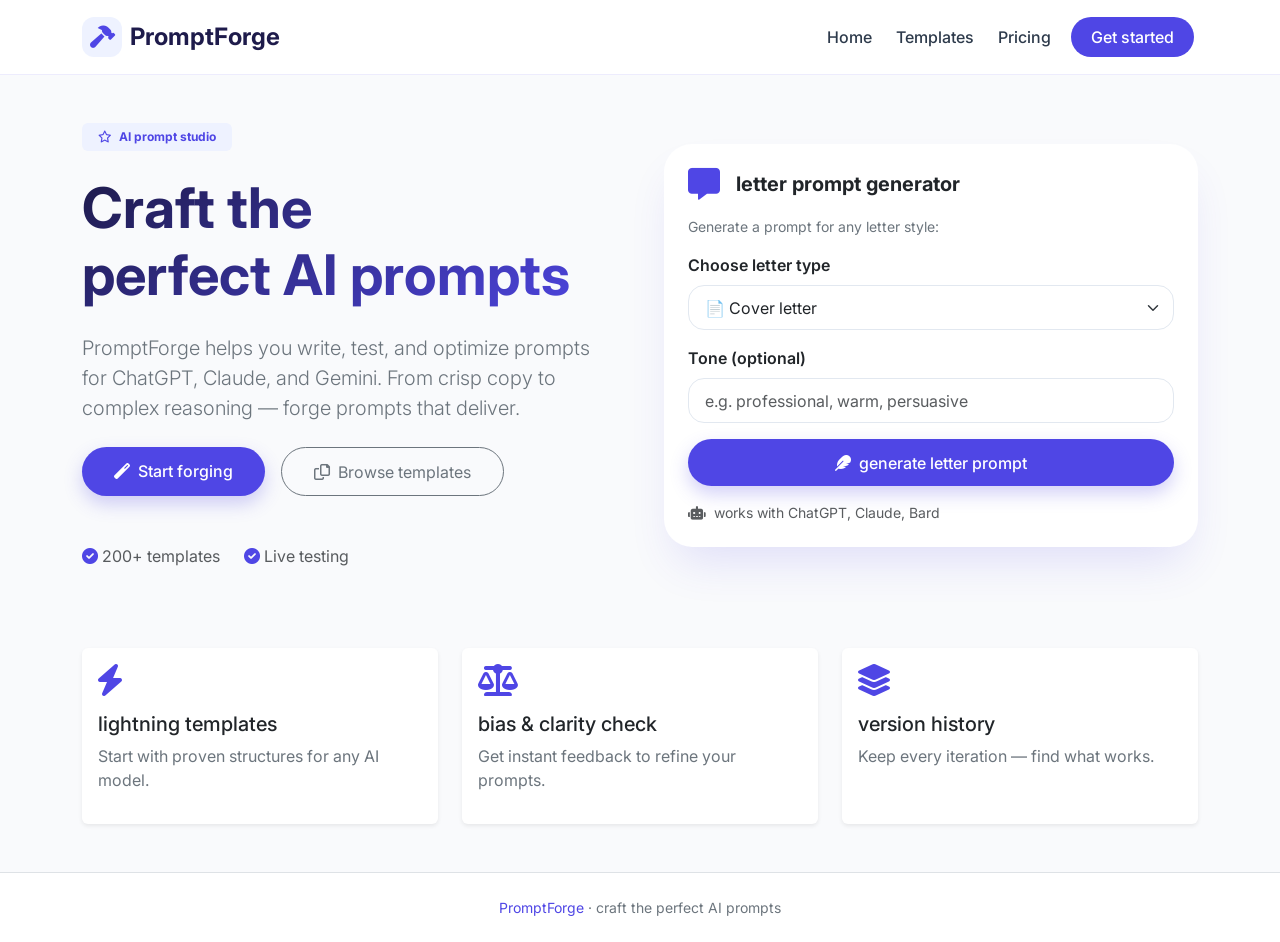
<file: index.html>
<!-- ========== PROMPTFORGE - MAIN HTML FILE ========== -->
<!-- FILE: index.html -->
<!doctype html>
<html lang="en">
  <head>
    <meta charset="UTF-8" />
    <meta name="viewport" content="width=device-width, initial-scale=1.0" />
    <title>PromptForge · Home</title>
    <!-- Bootstrap 5 CSS -->
    <link href="https://cdn.jsdelivr.net/npm/bootstrap@5.3.2/dist/css/bootstrap.min.css" rel="stylesheet" />
    <!-- Font Awesome icons -->
    <link rel="stylesheet" href="https://cdnjs.cloudflare.com/ajax/libs/font-awesome/6.0.0-beta3/css/all.min.css" />
    <!-- Google Font: Inter -->
    <link href="https://fonts.googleapis.com/css2?family=Inter:opsz,wght@14..32,400;14..32,500;14..32,600;14..32,700&display=swap" rel="stylesheet" />
    <!-- CSS file -->
    <link rel="stylesheet" href="style.css" />
  </head>
  <body>
    <!-- navigation -->
    <nav class="navbar navbar-expand-md forge-nav">
      <div class="container">
        <a class="navbar-brand d-flex align-items-center" href="index.html">
          <div class="brand-icon me-2">
            <i class="fas fa-hammer"></i>
          </div>
          <span class="fw-bold fs-4">PromptForge</span>
        </a>
        <button class="navbar-toggler" type="button" data-bs-toggle="collapse" data-bs-target="#navbarNav">
          <span class="navbar-toggler-icon"></span>
        </button>
        <div class="collapse navbar-collapse justify-content-end" id="navbarNav">
          <ul class="navbar-nav">
            <li class="nav-item"><a class="nav-link" href="index.html">Home</a></li>
            <li class="nav-item"><a class="nav-link" href="templates.html">Templates</a></li>
            <li class="nav-item"><a class="nav-link" href="pricing.html">Pricing</a></li>
            <li class="nav-item"><a class="nav-link forge-nav-cta" href="signup.html">Get started</a></li>
          </ul>
        </div>
      </div>
    </nav>

    <!-- home section -->
    <section id="home" class="hero-section">
      <div class="container">
        <div class="row align-items-center g-5">
          <div class="col-lg-6">
            <div class="badge bg-brand-soft brand-violet px-3 py-2 mb-4"><i class="far fa-star me-1"></i> AI prompt studio</div>
            <h1 class="display-4 fw-bold hero-grad mb-4">Craft the <span class="d-block">perfect AI prompts</span></h1>
            <p class="lead text-secondary mb-4">
              PromptForge helps you write, test, and optimize prompts for ChatGPT, Claude, and Gemini. From crisp copy to complex reasoning — forge
              prompts that deliver.
            </p>
            <div class="d-flex flex-wrap gap-3">
              <a href="signup.html" class="btn btn-forge" id="startForgeBtn"> <i class="fas fa-magic me-2"></i>Start forging </a>
              <a href="templates.html" class="btn btn-outline-secondary" id="browseTemplatesBtn">
                <i class="far fa-copy me-2"></i>Browse templates
              </a>
            </div>
            <div class="mt-5 d-flex gap-4 text-muted">
              <div><i class="fas fa-check-circle brand-violet"></i> 200+ templates</div>
              <div><i class="fas fa-check-circle brand-violet"></i> Live testing</div>
            </div>
          </div>
          <div class="col-lg-6">
            <div class="card forge-card p-4">
              <div class="d-flex align-items-center mb-3">
                <i class="fas fa-message fa-2x brand-violet me-3"></i>
                <h5 class="fw-bold mb-0">letter prompt generator</h5>
              </div>
              <p class="text-secondary small">Generate a prompt for any letter style:</p>

              <!-- dynamic letter prompt section -->
              <div class="mb-3">
                <label class="form-label fw-semibold">Choose letter type</label>
                <select class="form-select" id="letterTypeSelect">
                  <option value="cover">📄 Cover letter</option>
                  <option value="recommendation">⭐ Letter of recommendation</option>
                  <option value="resignation">👋 Resignation letter</option>
                  <option value="complaint">⚠️ Complaint letter</option>
                  <option value="personal">💌 Personal letter</option>
                </select>
              </div>
              <div class="mb-3">
                <label class="form-label fw-semibold">Tone (optional)</label>
                <input type="text" class="form-control" id="toneInput" placeholder="e.g. professional, warm, persuasive" />
              </div>
              <button class="btn btn-forge w-100" id="generateLetterPromptBtn"><i class="fas fa-feather me-2"></i>generate letter prompt</button>

              <!-- output area -->
              <div class="mt-4 p-3 bg-brand-soft rounded" id="promptOutput" style="display: none">
                <p class="mb-1 fw-semibold small text-secondary">YOUR PROMPT</p>
                <p class="mb-2" id="promptText">Click generate to see a ready‑to‑use prompt</p>
                <button class="btn btn-sm btn-light" id="copyPromptBtn"><i class="far fa-clipboard me-1"></i> copy</button>
              </div>

              <p class="text-muted small mt-3 mb-0"><i class="fas fa-robot me-1"></i> works with ChatGPT, Claude, Bard</p>
            </div>
          </div>
        </div>
      </div>
    </section>

    <!-- feature highlights -->
    <section class="py-5">
      <div class="container">
        <div class="row g-4">
          <div class="col-md-4">
            <div class="card h-100 border-0 shadow-sm">
              <div class="card-body">
                <i class="fas fa-bolt fa-2x brand-violet mb-3"></i>
                <h5>lightning templates</h5>
                <p class="text-secondary">Start with proven structures for any AI model.</p>
              </div>
            </div>
          </div>
          <div class="col-md-4">
            <div class="card h-100 border-0 shadow-sm">
              <div class="card-body">
                <i class="fas fa-scale-balanced fa-2x brand-violet mb-3"></i>
                <h5>bias & clarity check</h5>
                <p class="text-secondary">Get instant feedback to refine your prompts.</p>
              </div>
            </div>
          </div>
          <div class="col-md-4">
            <div class="card h-100 border-0 shadow-sm">
              <div class="card-body">
                <i class="fas fa-layer-group fa-2x brand-violet mb-3"></i>
                <h5>version history</h5>
                <p class="text-secondary">Keep every iteration — find what works.</p>
              </div>
            </div>
          </div>
        </div>
      </div>
    </section>

    <!-- footer -->
    <footer class="bg-white border-top py-4">
      <div class="container text-center text-secondary small"><span class="brand-violet">PromptForge</span> · craft the perfect AI prompts</div>
    </footer>

    <!-- Bootstrap JS -->
    <script src="https://cdn.jsdelivr.net/npm/bootstrap@5.3.2/dist/js/bootstrap.bundle.min.js"></script>
    <!-- JavaScript file -->
    <script src="script.js"></script>
  </body>
</html>
</file>
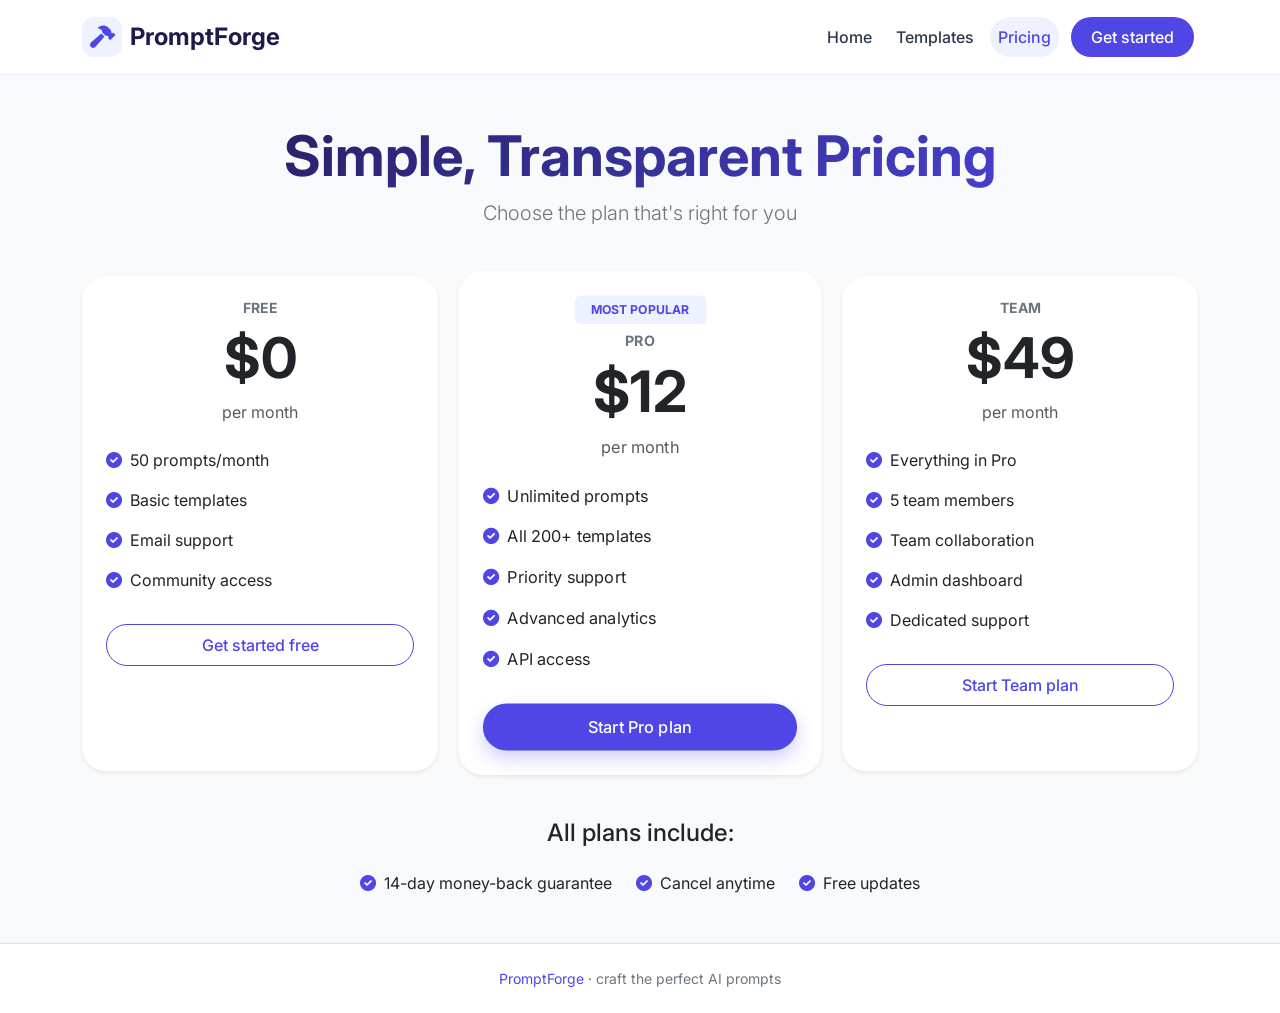
<file: pricing.html>
<!-- ========== PROMPTFORGE - PRICING PAGE ========== -->
<!-- FILE: pricing.html -->
<!doctype html>
<html lang="en">
  <head>
    <meta charset="UTF-8" />
    <meta name="viewport" content="width=device-width, initial-scale=1.0" />
    <title>PromptForge · Pricing</title>
    <link href="https://cdn.jsdelivr.net/npm/bootstrap@5.3.2/dist/css/bootstrap.min.css" rel="stylesheet" />
    <link rel="stylesheet" href="https://cdnjs.cloudflare.com/ajax/libs/font-awesome/6.0.0-beta3/css/all.min.css" />
    <link href="https://fonts.googleapis.com/css2?family=Inter:opsz,wght@14..32,400;14..32,500;14..32,600;14..32,700&display=swap" rel="stylesheet" />
    <link rel="stylesheet" href="style.css" />
  </head>
  <body>
    <nav class="navbar navbar-expand-md forge-nav">
      <div class="container">
        <a class="navbar-brand d-flex align-items-center" href="index.html">
          <div class="brand-icon me-2"><i class="fas fa-hammer"></i></div>
          <span class="fw-bold fs-4">PromptForge</span>
        </a>
        <button class="navbar-toggler" type="button" data-bs-toggle="collapse" data-bs-target="#navbarNav">
          <span class="navbar-toggler-icon"></span>
        </button>
        <div class="collapse navbar-collapse justify-content-end" id="navbarNav">
          <ul class="navbar-nav">
            <li class="nav-item"><a class="nav-link" href="index.html">Home</a></li>
            <li class="nav-item"><a class="nav-link" href="templates.html">Templates</a></li>
            <li class="nav-item"><a class="nav-link active" href="pricing.html">Pricing</a></li>
            <li class="nav-item"><a class="nav-link forge-nav-cta" href="signup.html">Get started</a></li>
          </ul>
        </div>
      </div>
    </nav>

    <section class="py-5">
      <div class="container">
        <div class="text-center mb-5">
          <h1 class="display-4 fw-bold hero-grad">Simple, Transparent Pricing</h1>
          <p class="lead text-secondary">Choose the plan that's right for you</p>
        </div>

        <div class="row g-4 justify-content-center">
          <div class="col-md-4">
            <div class="card pricing-card border-0 shadow-sm h-100">
              <div class="card-body text-center p-4">
                <h5 class="text-uppercase small fw-bold text-secondary">FREE</h5>
                <h3 class="display-4 fw-bold">$0</h3>
                <p class="text-muted">per month</p>
                <ul class="list-unstyled mt-4 text-start">
                  <li class="mb-3"><i class="fas fa-check-circle brand-violet me-2"></i>50 prompts/month</li>
                  <li class="mb-3"><i class="fas fa-check-circle brand-violet me-2"></i>Basic templates</li>
                  <li class="mb-3"><i class="fas fa-check-circle brand-violet me-2"></i>Email support</li>
                  <li class="mb-3"><i class="fas fa-check-circle brand-violet me-2"></i>Community access</li>
                </ul>
                <a href="signup.html" class="btn btn-outline-forge w-100 mt-3">Get started free</a>
              </div>
            </div>
          </div>

          <div class="col-md-4">
            <div class="card pricing-card border-0 shadow-sm popular h-100">
              <div class="card-body text-center p-4">
                <span class="badge bg-brand-soft brand-violet mb-2 px-3 py-2">MOST POPULAR</span>
                <h5 class="text-uppercase small fw-bold text-secondary">PRO</h5>
                <h3 class="display-4 fw-bold">$12</h3>
                <p class="text-muted">per month</p>
                <ul class="list-unstyled mt-4 text-start">
                  <li class="mb-3"><i class="fas fa-check-circle brand-violet me-2"></i>Unlimited prompts</li>
                  <li class="mb-3"><i class="fas fa-check-circle brand-violet me-2"></i>All 200+ templates</li>
                  <li class="mb-3"><i class="fas fa-check-circle brand-violet me-2"></i>Priority support</li>
                  <li class="mb-3"><i class="fas fa-check-circle brand-violet me-2"></i>Advanced analytics</li>
                  <li class="mb-3"><i class="fas fa-check-circle brand-violet me-2"></i>API access</li>
                </ul>
                <a href="signup.html" class="btn btn-forge w-100 mt-3">Start Pro plan</a>
              </div>
            </div>
          </div>

          <div class="col-md-4">
            <div class="card pricing-card border-0 shadow-sm h-100">
              <div class="card-body text-center p-4">
                <h5 class="text-uppercase small fw-bold text-secondary">TEAM</h5>
                <h3 class="display-4 fw-bold">$49</h3>
                <p class="text-muted">per month</p>
                <ul class="list-unstyled mt-4 text-start">
                  <li class="mb-3"><i class="fas fa-check-circle brand-violet me-2"></i>Everything in Pro</li>
                  <li class="mb-3"><i class="fas fa-check-circle brand-violet me-2"></i>5 team members</li>
                  <li class="mb-3"><i class="fas fa-check-circle brand-violet me-2"></i>Team collaboration</li>
                  <li class="mb-3"><i class="fas fa-check-circle brand-violet me-2"></i>Admin dashboard</li>
                  <li class="mb-3"><i class="fas fa-check-circle brand-violet me-2"></i>Dedicated support</li>
                </ul>
                <a href="signup.html" class="btn btn-outline-forge w-100 mt-3">Start Team plan</a>
              </div>
            </div>
          </div>
        </div>

        <div class="row mt-5">
          <div class="col-12 text-center">
            <h4 class="mb-4">All plans include:</h4>
            <div class="d-flex flex-wrap justify-content-center gap-4">
              <span><i class="fas fa-check-circle brand-violet me-2"></i>14-day money-back guarantee</span>
              <span><i class="fas fa-check-circle brand-violet me-2"></i>Cancel anytime</span>
              <span><i class="fas fa-check-circle brand-violet me-2"></i>Free updates</span>
            </div>
          </div>
        </div>
      </div>
    </section>

    <footer class="bg-white border-top py-4">
      <div class="container text-center text-secondary small"><span class="brand-violet">PromptForge</span> · craft the perfect AI prompts</div>
    </footer>

    <script src="https://cdn.jsdelivr.net/npm/bootstrap@5.3.2/dist/js/bootstrap.bundle.min.js"></script>
  </body>
</html>
</file>
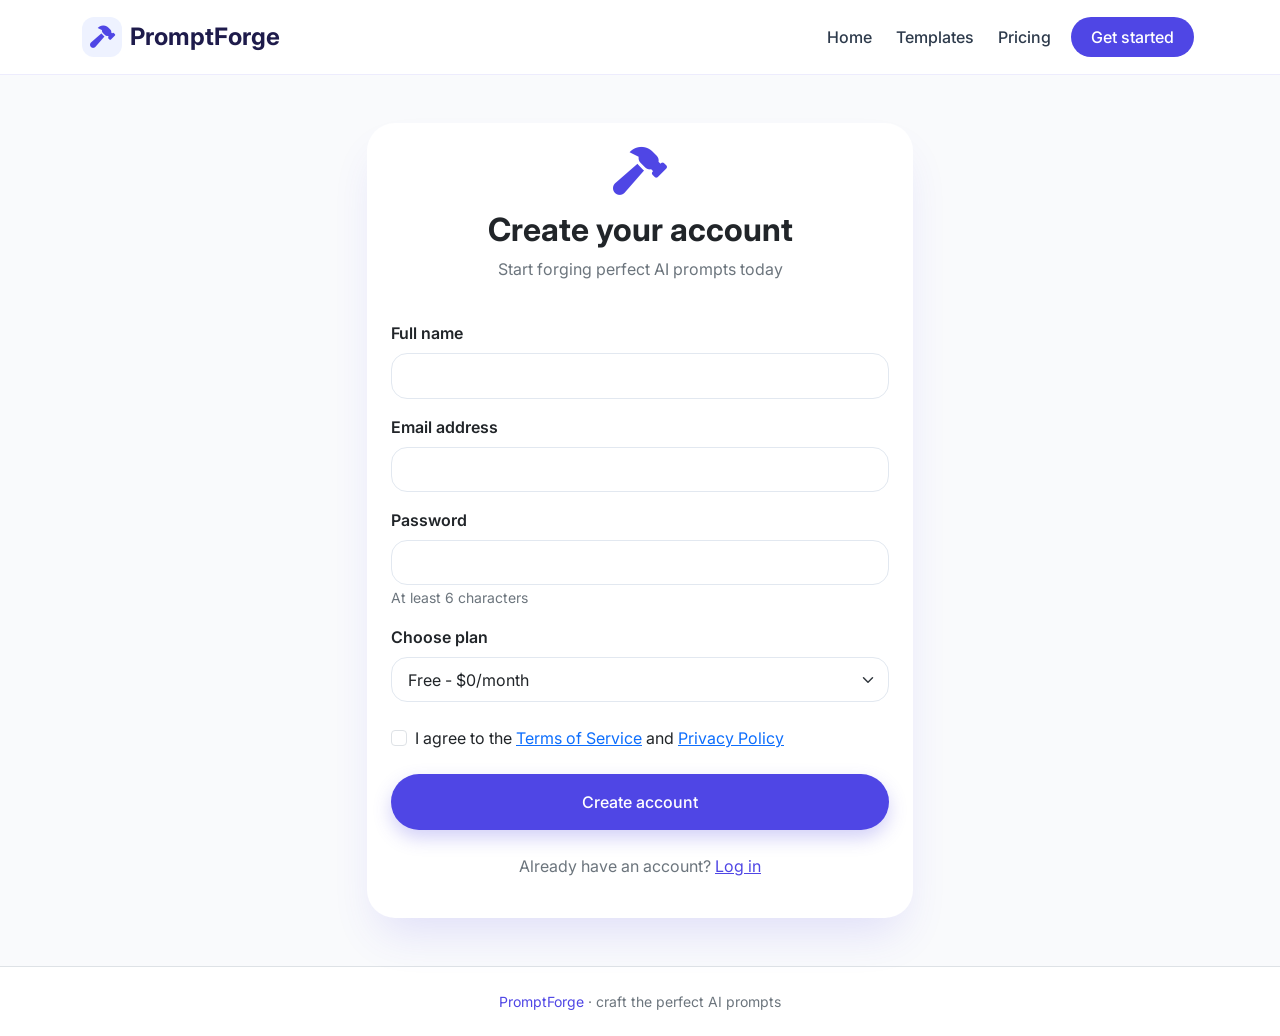
<file: signup.html>
<!-- ========== PROMPTFORGE - SIGNUP PAGE ========== -->
<!-- FILE: signup.html -->
<!doctype html>
<html lang="en">
  <head>
    <meta charset="UTF-8" />
    <meta name="viewport" content="width=device-width, initial-scale=1.0" />
    <title>PromptForge · Sign Up</title>
    <link href="https://cdn.jsdelivr.net/npm/bootstrap@5.3.2/dist/css/bootstrap.min.css" rel="stylesheet" />
    <link rel="stylesheet" href="https://cdnjs.cloudflare.com/ajax/libs/font-awesome/6.0.0-beta3/css/all.min.css" />
    <link href="https://fonts.googleapis.com/css2?family=Inter:opsz,wght@14..32,400;14..32,500;14..32,600;14..32,700&display=swap" rel="stylesheet" />
    <link rel="stylesheet" href="style.css" />
  </head>
  <body>
    <nav class="navbar navbar-expand-md forge-nav">
      <div class="container">
        <a class="navbar-brand d-flex align-items-center" href="index.html">
          <div class="brand-icon me-2"><i class="fas fa-hammer"></i></div>
          <span class="fw-bold fs-4">PromptForge</span>
        </a>
        <button class="navbar-toggler" type="button" data-bs-toggle="collapse" data-bs-target="#navbarNav">
          <span class="navbar-toggler-icon"></span>
        </button>
        <div class="collapse navbar-collapse justify-content-end" id="navbarNav">
          <ul class="navbar-nav">
            <li class="nav-item"><a class="nav-link" href="index.html">Home</a></li>
            <li class="nav-item"><a class="nav-link" href="templates.html">Templates</a></li>
            <li class="nav-item"><a class="nav-link" href="pricing.html">Pricing</a></li>
            <li class="nav-item"><a class="nav-link forge-nav-cta" href="signup.html">Get started</a></li>
          </ul>
        </div>
      </div>
    </nav>

    <section class="py-5">
      <div class="container">
        <div class="row justify-content-center">
          <div class="col-md-6">
            <div class="card forge-card p-4">
              <div class="text-center mb-4">
                <i class="fas fa-hammer fa-3x brand-violet mb-3"></i>
                <h2 class="fw-bold">Create your account</h2>
                <p class="text-secondary">Start forging perfect AI prompts today</p>
              </div>

              <form id="signupForm" onsubmit="return handleSignup(event);">
                <div class="mb-3">
                  <label class="form-label fw-semibold">Full name</label>
                  <input type="text" class="form-control" id="fullName" required />
                </div>

                <div class="mb-3">
                  <label class="form-label fw-semibold">Email address</label>
                  <input type="email" class="form-control" id="email" required />
                </div>

                <div class="mb-3">
                  <label class="form-label fw-semibold">Password</label>
                  <input type="password" class="form-control" id="password" required minlength="6" />
                  <small class="text-secondary">At least 6 characters</small>
                </div>

                <div class="mb-4">
                  <label class="form-label fw-semibold">Choose plan</label>
                  <select class="form-select" id="planSelect">
                    <option value="free">Free - $0/month</option>
                    <option value="pro">Pro - $12/month</option>
                    <option value="team">Team - $49/month</option>
                  </select>
                </div>

                <div class="mb-4 form-check">
                  <input type="checkbox" class="form-check-input" id="terms" required />
                  <label class="form-check-label" for="terms"
                    >I agree to the <a href="#">Terms of Service</a> and <a href="#">Privacy Policy</a></label
                  >
                </div>

                <button type="submit" class="btn btn-forge w-100 py-3">Create account</button>
              </form>

              <div class="text-center mt-4">
                <p class="text-secondary">Already have an account? <a href="#" class="brand-violet">Log in</a></p>
              </div>
            </div>
          </div>
        </div>
      </div>
    </section>

    <footer class="bg-white border-top py-4">
      <div class="container text-center text-secondary small"><span class="brand-violet">PromptForge</span> · craft the perfect AI prompts</div>
    </footer>

    <script src="https://cdn.jsdelivr.net/npm/bootstrap@5.3.2/dist/js/bootstrap.bundle.min.js"></script>
    <script>
      function handleSignup(event) {
        event.preventDefault();

        const name = document.getElementById("fullName").value;
        const email = document.getElementById("email").value;
        const plan = document.getElementById("planSelect").value;

        // Store user data in localStorage (simple demo)
        localStorage.setItem(
          "user",
          JSON.stringify({
            name: name,
            email: email,
            plan: plan,
            loggedIn: true,
          }),
        );

        alert(`Welcome ${name}! Your ${plan} account has been created successfully.`);
        window.location.href = "index.html";
        return false;
      }
    </script>
  </body>
</html>
</file>
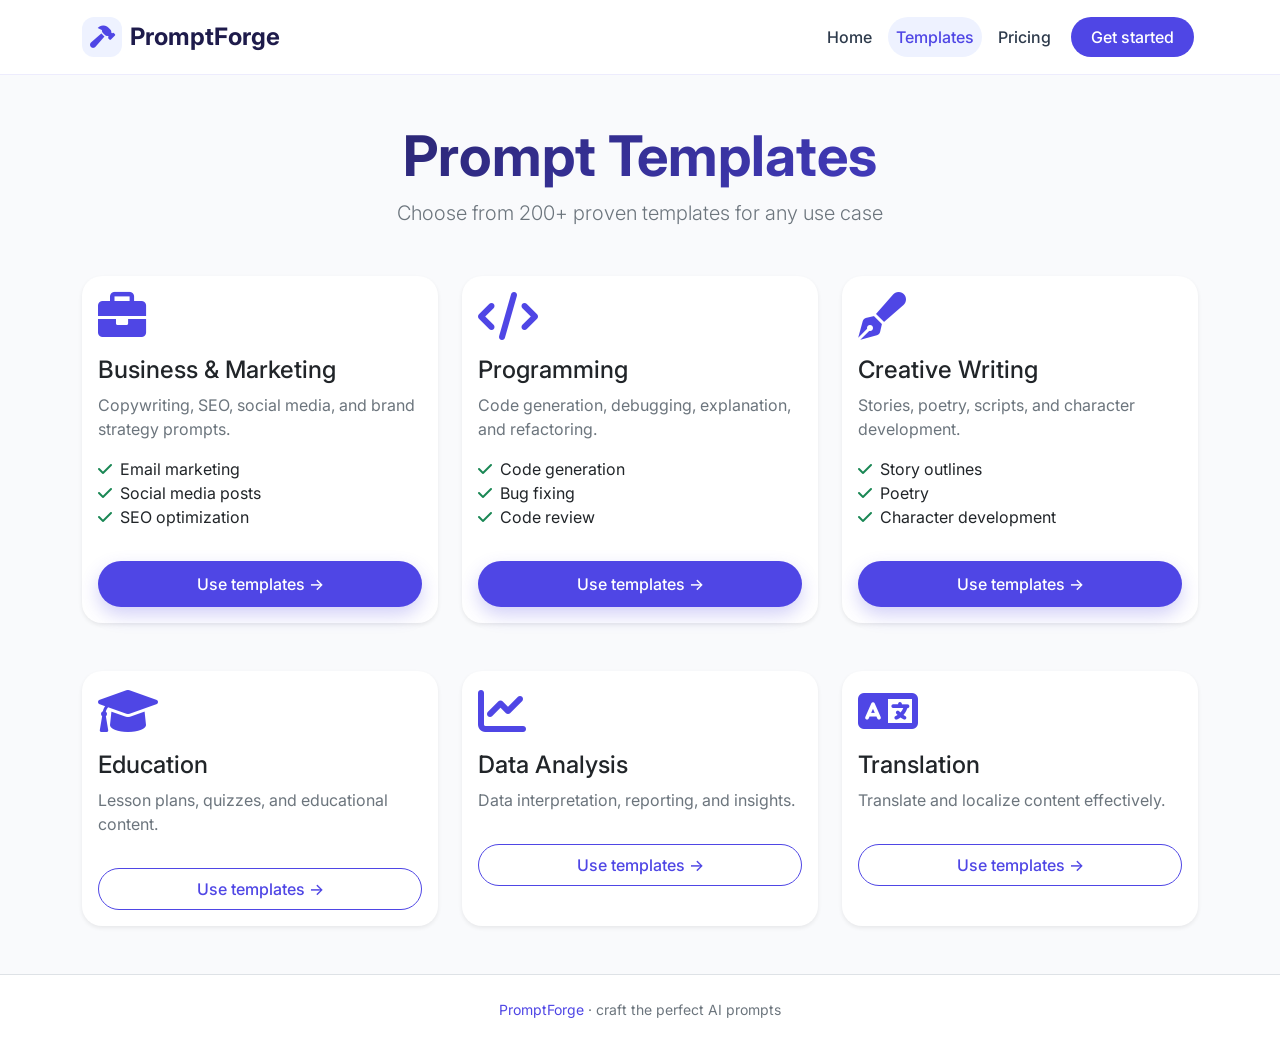
<file: templates.html>
<!-- ========== PROMPTFORGE - TEMPLATES PAGE ========== -->
<!-- FILE: templates.html -->
<!doctype html>
<html lang="en">
  <head>
    <meta charset="UTF-8" />
    <meta name="viewport" content="width=device-width, initial-scale=1.0" />
    <title>PromptForge · Templates</title>
    <link href="https://cdn.jsdelivr.net/npm/bootstrap@5.3.2/dist/css/bootstrap.min.css" rel="stylesheet" />
    <link rel="stylesheet" href="https://cdnjs.cloudflare.com/ajax/libs/font-awesome/6.0.0-beta3/css/all.min.css" />
    <link href="https://fonts.googleapis.com/css2?family=Inter:opsz,wght@14..32,400;14..32,500;14..32,600;14..32,700&display=swap" rel="stylesheet" />
    <link rel="stylesheet" href="style.css" />
  </head>
  <body>
    <nav class="navbar navbar-expand-md forge-nav">
      <div class="container">
        <a class="navbar-brand d-flex align-items-center" href="index.html">
          <div class="brand-icon me-2"><i class="fas fa-hammer"></i></div>
          <span class="fw-bold fs-4">PromptForge</span>
        </a>
        <button class="navbar-toggler" type="button" data-bs-toggle="collapse" data-bs-target="#navbarNav">
          <span class="navbar-toggler-icon"></span>
        </button>
        <div class="collapse navbar-collapse justify-content-end" id="navbarNav">
          <ul class="navbar-nav">
            <li class="nav-item"><a class="nav-link" href="index.html">Home</a></li>
            <li class="nav-item"><a class="nav-link active" href="templates.html">Templates</a></li>
            <li class="nav-item"><a class="nav-link" href="pricing.html">Pricing</a></li>
            <li class="nav-item"><a class="nav-link forge-nav-cta" href="signup.html">Get started</a></li>
          </ul>
        </div>
      </div>
    </nav>

    <section class="py-5">
      <div class="container">
        <div class="text-center mb-5">
          <h1 class="display-4 fw-bold hero-grad">Prompt Templates</h1>
          <p class="lead text-secondary">Choose from 200+ proven templates for any use case</p>
        </div>

        <div class="row g-4">
          <div class="col-md-4">
            <div class="card h-100 border-0 shadow-sm template-card">
              <div class="card-body">
                <i class="fas fa-briefcase fa-3x brand-violet mb-3"></i>
                <h4>Business & Marketing</h4>
                <p class="text-secondary">Copywriting, SEO, social media, and brand strategy prompts.</p>
                <ul class="list-unstyled">
                  <li><i class="fas fa-check text-success me-2"></i>Email marketing</li>
                  <li><i class="fas fa-check text-success me-2"></i>Social media posts</li>
                  <li><i class="fas fa-check text-success me-2"></i>SEO optimization</li>
                </ul>
                <a href="signup.html" class="btn btn-forge w-100 mt-3">Use templates →</a>
              </div>
            </div>
          </div>

          <div class="col-md-4">
            <div class="card h-100 border-0 shadow-sm template-card">
              <div class="card-body">
                <i class="fas fa-code fa-3x brand-violet mb-3"></i>
                <h4>Programming</h4>
                <p class="text-secondary">Code generation, debugging, explanation, and refactoring.</p>
                <ul class="list-unstyled">
                  <li><i class="fas fa-check text-success me-2"></i>Code generation</li>
                  <li><i class="fas fa-check text-success me-2"></i>Bug fixing</li>
                  <li><i class="fas fa-check text-success me-2"></i>Code review</li>
                </ul>
                <a href="signup.html" class="btn btn-forge w-100 mt-3">Use templates →</a>
              </div>
            </div>
          </div>

          <div class="col-md-4">
            <div class="card h-100 border-0 shadow-sm template-card">
              <div class="card-body">
                <i class="fas fa-pen-fancy fa-3x brand-violet mb-3"></i>
                <h4>Creative Writing</h4>
                <p class="text-secondary">Stories, poetry, scripts, and character development.</p>
                <ul class="list-unstyled">
                  <li><i class="fas fa-check text-success me-2"></i>Story outlines</li>
                  <li><i class="fas fa-check text-success me-2"></i>Poetry</li>
                  <li><i class="fas fa-check text-success me-2"></i>Character development</li>
                </ul>
                <a href="signup.html" class="btn btn-forge w-100 mt-3">Use templates →</a>
              </div>
            </div>
          </div>
        </div>

        <div class="row g-4 mt-4">
          <div class="col-md-4">
            <div class="card h-100 border-0 shadow-sm template-card">
              <div class="card-body">
                <i class="fas fa-graduation-cap fa-3x brand-violet mb-3"></i>
                <h4>Education</h4>
                <p class="text-secondary">Lesson plans, quizzes, and educational content.</p>
                <a href="signup.html" class="btn btn-outline-forge w-100 mt-3">Use templates →</a>
              </div>
            </div>
          </div>

          <div class="col-md-4">
            <div class="card h-100 border-0 shadow-sm template-card">
              <div class="card-body">
                <i class="fas fa-chart-line fa-3x brand-violet mb-3"></i>
                <h4>Data Analysis</h4>
                <p class="text-secondary">Data interpretation, reporting, and insights.</p>
                <a href="signup.html" class="btn btn-outline-forge w-100 mt-3">Use templates →</a>
              </div>
            </div>
          </div>

          <div class="col-md-4">
            <div class="card h-100 border-0 shadow-sm template-card">
              <div class="card-body">
                <i class="fas fa-language fa-3x brand-violet mb-3"></i>
                <h4>Translation</h4>
                <p class="text-secondary">Translate and localize content effectively.</p>
                <a href="signup.html" class="btn btn-outline-forge w-100 mt-3">Use templates →</a>
              </div>
            </div>
          </div>
        </div>
      </div>
    </section>

    <footer class="bg-white border-top py-4">
      <div class="container text-center text-secondary small"><span class="brand-violet">PromptForge</span> · craft the perfect AI prompts</div>
    </footer>

    <script src="https://cdn.jsdelivr.net/npm/bootstrap@5.3.2/dist/js/bootstrap.bundle.min.js"></script>
  </body>
</html>
</file>
<file: style.css>
/* ========== PROMPTFORGE - COMPLETE CSS ========== */
/* FILE: style.css */

:root {
  --forge-primary: #4f46e5;
  --forge-primary-dark: #4338ca;
  --forge-bg-soft: #eef2ff;
  --forge-text-dark: #1e1b4b;
}

* {
  font-family: "Inter", sans-serif;
}

body {
  background: #f9fafc;
}

/* navigation */
.forge-nav {
  background: rgba(255, 255, 255, 0.95);
  backdrop-filter: blur(8px);
  border-bottom: 1px solid rgba(79, 70, 229, 0.1);
  padding: 0.75rem 0;
  position: sticky;
  top: 0;
  z-index: 1000;
}

.navbar-brand {
  font-weight: 700;
  color: var(--forge-text-dark);
}

.brand-icon {
  width: 40px;
  height: 40px;
  background: var(--forge-bg-soft);
  border-radius: 12px;
  display: flex;
  align-items: center;
  justify-content: center;
  color: var(--forge-primary);
  font-size: 1.4rem;
}

.nav-link {
  font-weight: 500;
  color: #2d3a4b;
  margin: 0 0.25rem;
  border-radius: 30px;
  transition: 0.2s;
}

.nav-link:hover {
  color: var(--forge-primary);
  background: var(--forge-bg-soft);
}

.nav-link.active {
  color: var(--forge-primary) !important;
  background: var(--forge-bg-soft);
}

.forge-nav-cta {
  background: var(--forge-primary);
  color: white !important;
  padding: 0.5rem 1.25rem !important;
  margin-left: 0.5rem;
}

.forge-nav-cta:hover {
  background: var(--forge-primary-dark) !important;
  color: white !important;
}

/* hero */
.hero-section {
  padding: 3rem 0 2rem;
}

.hero-grad {
  background: linear-gradient(145deg, #1e1b4b, #4f46e5);
  -webkit-background-clip: text;
  -webkit-text-fill-color: transparent;
  background-clip: text;
}

.btn-forge {
  background: var(--forge-primary);
  border: none;
  color: white;
  font-weight: 500;
  padding: 0.7rem 2rem;
  border-radius: 40px;
  box-shadow: 0 8px 18px rgba(79, 70, 229, 0.25);
  transition: 0.2s;
  text-decoration: none;
  display: inline-block;
}

.btn-forge:hover {
  background: var(--forge-primary-dark);
  color: white;
  transform: scale(1.02);
}

.btn-outline-forge {
  background: transparent;
  border: 1.5px solid var(--forge-primary);
  color: var(--forge-primary);
  font-weight: 500;
  padding: 0.5rem 1.5rem;
  border-radius: 40px;
  transition: 0.2s;
  text-decoration: none;
  display: inline-block;
}

.btn-outline-forge:hover {
  background: var(--forge-primary);
  color: white;
}

.btn-outline-secondary {
  border-radius: 40px;
  padding: 0.7rem 2rem;
  border-width: 1.5px;
  text-decoration: none;
  display: inline-block;
}

.bg-brand-soft {
  background: var(--forge-bg-soft);
}

.brand-violet {
  color: var(--forge-primary);
}

.forge-card {
  border: none;
  border-radius: 28px;
  background: white;
  box-shadow: 0 25px 45px -12px rgba(79, 70, 229, 0.15);
}

#promptOutput {
  transition: all 0.2s;
  border-left: 4px solid var(--forge-primary);
}

.form-select,
.form-control {
  border-radius: 16px;
  border: 1.5px solid #e2e8f0;
  padding: 0.6rem 1rem;
}

.form-select:focus,
.form-control:focus {
  border-color: var(--forge-primary);
  box-shadow: 0 0 0 3px rgba(79, 70, 229, 0.2);
}

/* template cards */
.template-card {
  transition: 0.3s;
  border-radius: 20px;
}

.template-card:hover {
  transform: translateY(-5px);
  box-shadow: 0 30px 50px -20px rgba(79, 70, 229, 0.3) !important;
}

/* pricing cards */
.pricing-card {
  border-radius: 24px;
  transition: 0.3s;
}

.pricing-card:hover {
  transform: translateY(-5px);
  box-shadow: 0 30px 50px -20px rgba(79, 70, 229, 0.3) !important;
}

.pricing-card.popular {
  border: 2px solid var(--forge-primary);
  transform: scale(1.02);
}
</file>
